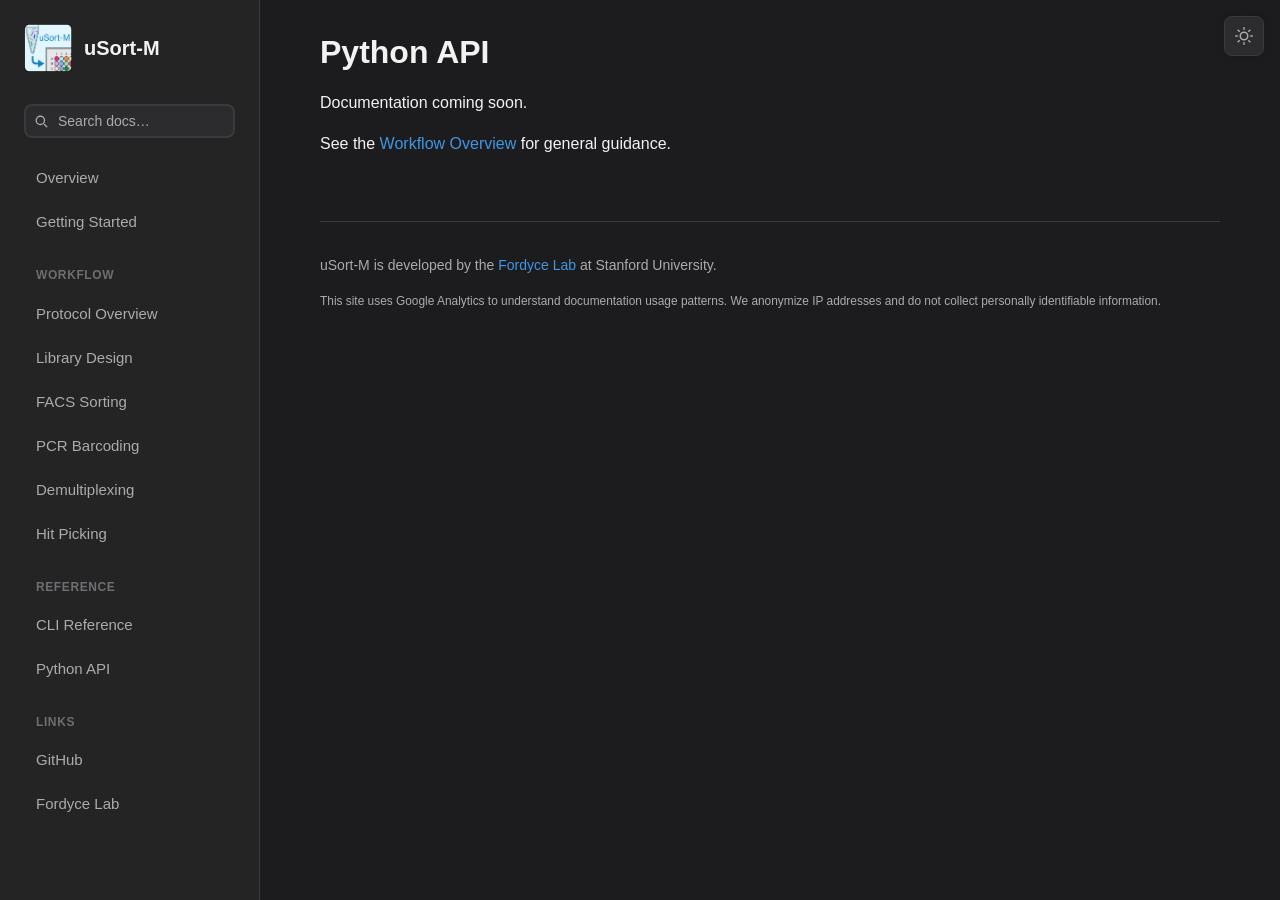
<file: docs/api.html>
<!DOCTYPE html>
<html lang="en">
<head>
  <meta charset="UTF-8">
  <meta name="viewport" content="width=device-width, initial-scale=1.0">
  <title>Python API - uSort-M</title>

  <!-- Google Analytics -->
  <script async src="https://www.googletagmanager.com/gtag/js?id=G-GT0D649KGB"></script>
  <script>
    window.dataLayer = window.dataLayer || [];
    function gtag(){dataLayer.push(arguments);}
    gtag('js', new Date());
    gtag('config', 'G-GT0D649KGB', {
      'anonymize_ip': true,
      'allow_google_signals': false,
      'allow_ad_personalization_signals': false
    });
  </script>

  <!-- Apply theme immediately to prevent flash -->
  <script>
    (function() {
      const savedTheme = localStorage.getItem('theme');
      const prefersDark = window.matchMedia('(prefers-color-scheme: dark)').matches;
      const hour = new Date().getHours();
      const isNight = hour >= 20 || hour < 7;
      const theme = savedTheme || (prefersDark || isNight ? 'dark' : 'light');
      document.documentElement.setAttribute('data-theme', theme);
    })();
  </script>
  <!-- Critical CSS for instant theme application -->
  <style>
    :root {
      --color-bg: #fafafa;
      --color-sidebar: #f5f5f5;
      --color-text: #333;
      --color-card-bg: white;
      --color-border: #e5e5e5;
    }
    [data-theme="dark"] {
      --color-bg: #1c1c1e;
      --color-sidebar: #242424;
      --color-text: #f2f2f2;
      --color-card-bg: #2c2c2e;
      --color-border: #3a3a3c;
    }
    html, body {
      margin: 0;
      padding: 0;
      background: var(--color-bg);
      color: var(--color-text);
    }
    .sidebar {
      background: var(--color-sidebar);
    }
    /* Page transition - only animate main content */
    .main {
      animation: fadeIn 0.25s ease-out;
    }
    @keyframes fadeIn {
      from { opacity: 0; transform: translateY(8px); }
      to { opacity: 1; transform: translateY(0); }
    }
  </style>

  <link rel="stylesheet" href="style.css">
  <link rel="icon" href="images/Thumbnail.png" type="image/png">
</head>
<body>
  <div class="layout">
    <nav class="sidebar">
      <a href="index.html" class="sidebar-header">
        <img src="images/Thumbnail.png" alt="uSort-M">
        <h1>uSort-M</h1>
      </a>
      <div class="sidebar-search" id="site-search-wrapper">
        <div class="search-input-wrap">
          <svg class="search-icon" viewBox="0 0 20 20" fill="none" aria-hidden="true">
            <circle cx="8.5" cy="8.5" r="5.5" stroke="currentColor" stroke-width="1.8"/>
            <path d="M14 14l3 3" stroke="currentColor" stroke-width="1.8" stroke-linecap="round"/>
          </svg>
          <input type="text" id="site-search-input" placeholder="Search docs…" autocomplete="off" spellcheck="false" aria-label="Search documentation">
        </div>
        <div class="search-results" id="site-search-results"></div>
      </div>
      <ul class="sidebar-nav">
        <li><a href="index.html">Overview</a></li>
        <li><a href="getting-started.html">Getting Started</a></li>
      </ul>
      <div class="sidebar-section">Workflow</div>
      <ul class="sidebar-nav">
        <li><a href="workflow.html">Protocol Overview</a></li>
        <li><a href="library-design.html">Library Design</a></li>
        <li><a href="sorting.html">FACS Sorting</a></li>
        <li><a href="barcoding.html">PCR Barcoding</a></li>
        <li><a href="demultiplexing.html">Demultiplexing</a></li>
        <li><a href="hitpicking.html">Hit Picking</a></li>
      </ul>
      <div class="sidebar-section">Reference</div>
      <ul class="sidebar-nav">
        <li><a href="cli.html">CLI Reference</a></li>
        <li><a href="api.html">Python API</a></li>
      </ul>
      <div class="sidebar-section">Links</div>
      <ul class="sidebar-nav">
        <li><a href="https://github.com/FordyceLab/usortm" target="_blank">GitHub</a></li>
        <li><a href="https://www.fordycelab.com" target="_blank">Fordyce Lab</a></li>
      </ul>
    </nav>
    <!-- Theme toggle -->
    <div class="theme-toggle" onclick="toggleTheme()">
      <span class="theme-toggle-icon" id="theme-icon">
        <svg class="theme-svg" id="icon-moon" viewBox="0 0 24 24"><path d="M21 12.79A9 9 0 1 1 11.21 3 7 7 0 0 0 21 12.79z"></path></svg>
        <svg class="theme-svg" id="icon-sun" viewBox="0 0 24 24" style="display:none"><circle cx="12" cy="12" r="5"></circle><line x1="12" y1="1" x2="12" y2="3"></line><line x1="12" y1="21" x2="12" y2="23"></line><line x1="4.22" y1="4.22" x2="5.64" y2="5.64"></line><line x1="18.36" y1="18.36" x2="19.78" y2="19.78"></line><line x1="1" y1="12" x2="3" y2="12"></line><line x1="21" y1="12" x2="23" y2="12"></line><line x1="4.22" y1="19.78" x2="5.64" y2="18.36"></line><line x1="18.36" y1="5.64" x2="19.78" y2="4.22"></line></svg>
      </span>
    </div>
    <main class="main">
      <div class="content">
        <h1>Python API</h1>
        <p>Documentation coming soon.</p>
        <p>See the <a href="workflow.html">Workflow Overview</a> for general guidance.</p>
        <footer class="footer">
          <p>uSort-M is developed by the <a href="https://www.fordycelab.com">Fordyce Lab</a> at Stanford University.</p>
          <p style="font-size: 0.85em; color: var(--color-text-muted); margin-top: 0.5rem;">
            This site uses Google Analytics to understand documentation usage patterns. We anonymize IP addresses and do not collect personally identifiable information.
          </p>
        </footer>
      </div>
    </main>
  </div>

  <!-- Theme toggle script -->
  <script>
    function toggleTheme() {
      const html = document.documentElement;
      const currentTheme = html.getAttribute('data-theme');
      const newTheme = currentTheme === 'dark' ? 'light' : 'dark';

      html.setAttribute('data-theme', newTheme);
      localStorage.setItem('theme', newTheme);

      updateThemeUI(newTheme);
    }

    function updateThemeUI(theme) {
      const moon = document.getElementById('icon-moon');
      const sun = document.getElementById('icon-sun');

      if (theme === 'dark') {
        moon.style.display = 'none';
        sun.style.display = 'block';
      } else {
        moon.style.display = 'block';
        sun.style.display = 'none';
      }
    }

    // Initialize theme on page load
    (function() {
      const savedTheme = localStorage.getItem('theme');
      const prefersDark = window.matchMedia('(prefers-color-scheme: dark)').matches;
      const hour = new Date().getHours();
      const isNight = hour >= 20 || hour < 7;
      const theme = savedTheme || (prefersDark || isNight ? 'dark' : 'light');

      document.documentElement.setAttribute('data-theme', theme);
      updateThemeUI(theme);
    })();
  </script>
  <script src="search.js"></script>
</body>
</html>
</file>
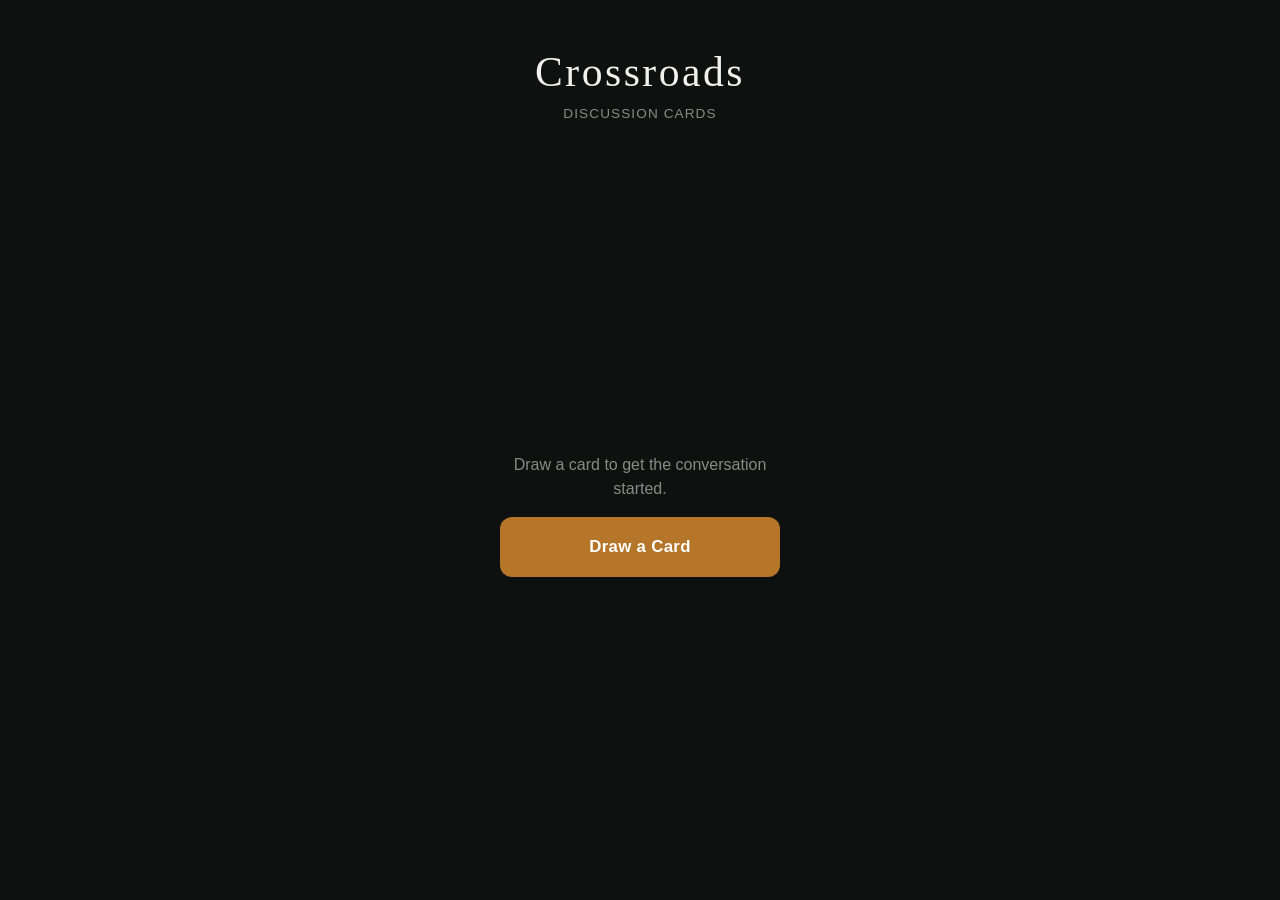
<file: docs/crossroads.html>
<!DOCTYPE html>
<html lang="en">
<head>
  <meta charset="UTF-8" />
  <meta name="viewport" content="width=device-width, initial-scale=1.0" />
  <title>Crossroads</title>
  <style>
    /* ── Reset & Base ─────────────────────────────────────── */
    *, *::before, *::after { box-sizing: border-box; margin: 0; padding: 0; }

    :root {
      --bg:        #0F1110;
      --text:      #F2F1EE;
      --text-muted:#8A8A84;
      --card-bg:   #FFFFFF;
      --card-text: #1A1D1B;
      --amber:     #B5762A;
      --amber-dark:#8F5A1A;
      --green:     #2E7D5B;
      --radius:    16px;
    }

    html, body {
      height: 100%;
      background: var(--bg);
      color: var(--text);
      font-family: -apple-system, BlinkMacSystemFont, "Segoe UI", Helvetica, Arial, sans-serif;
      -webkit-font-smoothing: antialiased;
    }

    body {
      display: flex;
      flex-direction: column;
      align-items: center;
      min-height: 100vh;
      padding: 0 0 env(safe-area-inset-bottom, 0);
    }

    /* ── Header ───────────────────────────────────────────── */
    header {
      width: 100%;
      max-width: 480px;
      padding: 48px 24px 0;
      text-align: center;
    }

    h1 {
      font-family: Georgia, "Times New Roman", serif;
      font-size: clamp(2rem, 8vw, 2.6rem);
      font-weight: normal;
      letter-spacing: 0.06em;
      color: var(--text);
    }

    .subtitle {
      margin-top: 10px;
      font-size: 0.85rem;
      letter-spacing: 0.08em;
      text-transform: uppercase;
      color: var(--text-muted);
    }

    /* ── Main stage ───────────────────────────────────────── */
    main {
      flex: 1;
      display: flex;
      flex-direction: column;
      align-items: center;
      justify-content: center;
      width: 100%;
      max-width: 480px;
      padding: 32px 20px 24px;
      gap: 28px;
    }

    /* ── Idle state ───────────────────────────────────────── */
    #idle-view {
      display: flex;
      flex-direction: column;
      align-items: center;
      gap: 16px;
      text-align: center;
    }

    .idle-label {
      font-size: 1rem;
      color: var(--text-muted);
      line-height: 1.5;
      max-width: 280px;
    }

    /* ── Card ─────────────────────────────────────────────── */
    #card-view {
      display: none;
      flex-direction: column;
      align-items: center;
      gap: 24px;
      width: 100%;
    }

    .card {
      background: var(--card-bg);
      border-radius: var(--radius);
      padding: 32px 28px;
      width: 100%;
      box-shadow: 0 8px 40px rgba(0,0,0,0.45);

      /* Animation */
      opacity: 0;
      transform: translateY(18px);
      transition: opacity 0.35s ease, transform 0.35s ease;
    }

    .card.visible {
      opacity: 1;
      transform: translateY(0);
    }

    .card-number {
      font-size: 0.72rem;
      letter-spacing: 0.1em;
      text-transform: uppercase;
      color: var(--amber);
      margin-bottom: 16px;
    }

    .card-text {
      font-family: Georgia, "Times New Roman", serif;
      font-size: clamp(1.05rem, 4.5vw, 1.2rem);
      line-height: 1.7;
      color: var(--card-text);
    }

    /* ── Counter ──────────────────────────────────────────── */
    .counter {
      font-size: 0.8rem;
      letter-spacing: 0.07em;
      color: var(--text-muted);
      text-transform: uppercase;
    }

    /* ── Buttons ──────────────────────────────────────────── */
    .btn-row {
      display: flex;
      gap: 12px;
      width: 100%;
    }

    .btn {
      flex: 1;
      display: inline-flex;
      align-items: center;
      justify-content: center;
      border: none;
      border-radius: 12px;
      font-size: 1rem;
      font-weight: 600;
      letter-spacing: 0.02em;
      cursor: pointer;
      padding: 18px 12px;
      transition: background 0.15s ease, transform 0.1s ease, opacity 0.15s;
      -webkit-tap-highlight-color: transparent;
      touch-action: manipulation;
      min-height: 58px;
    }

    .btn:active { transform: scale(0.97); }

    .btn-primary {
      background: var(--amber);
      color: #fff;
    }
    .btn-primary:hover { background: var(--amber-dark); }

    .btn-secondary {
      background: rgba(242,241,238,0.08);
      color: var(--text-muted);
      border: 1px solid rgba(242,241,238,0.12);
    }
    .btn-secondary:hover { background: rgba(242,241,238,0.13); }

    .btn-draw {
      font-size: 1.05rem;
      padding: 20px 40px;
      flex: none;
      width: 100%;
      max-width: 320px;
    }

    /* ── Reshuffled toast ─────────────────────────────────── */
    #reshuffle-toast {
      position: fixed;
      bottom: calc(32px + env(safe-area-inset-bottom, 0));
      left: 50%;
      transform: translateX(-50%) translateY(12px);
      background: var(--green);
      color: #fff;
      font-size: 0.82rem;
      font-weight: 600;
      letter-spacing: 0.06em;
      text-transform: uppercase;
      padding: 10px 22px;
      border-radius: 100px;
      opacity: 0;
      pointer-events: none;
      transition: opacity 0.3s ease, transform 0.3s ease;
      white-space: nowrap;
    }

    #reshuffle-toast.show {
      opacity: 1;
      transform: translateX(-50%) translateY(0);
    }

    /* ── Error state ──────────────────────────────────────── */
    #error-view {
      display: none;
      flex-direction: column;
      align-items: center;
      gap: 12px;
      text-align: center;
      padding: 0 8px;
    }

    .error-title {
      font-family: Georgia, serif;
      font-size: 1.1rem;
      color: #c0392b;
    }

    .error-body {
      font-size: 0.9rem;
      color: var(--text-muted);
      line-height: 1.6;
    }

    code {
      font-family: "SF Mono", "Fira Code", monospace;
      background: rgba(255,255,255,0.08);
      padding: 2px 6px;
      border-radius: 4px;
      font-size: 0.82rem;
    }
  </style>
</head>
<body>

  <header>
    <h1>Crossroads</h1>
    <p class="subtitle">Discussion cards</p>
  </header>

  <main>

    <!-- Idle: first draw -->
    <div id="idle-view">
      <p class="idle-label">Draw a card to get the conversation started.</p>
      <button class="btn btn-primary btn-draw" id="draw-btn">Draw a Card</button>
    </div>

    <!-- Card view -->
    <div id="card-view">
      <div class="card" id="card-container">
        <div class="card-number" id="card-number"></div>
        <p class="card-text" id="card-text"></p>
      </div>

      <div class="counter" id="counter"></div>

      <div class="btn-row">
        <button class="btn btn-secondary" id="skip-btn">Skip</button>
        <button class="btn btn-primary" id="next-btn">Next Card</button>
      </div>
    </div>

    <!-- Error view -->
    <div id="error-view">
      <p class="error-title">Couldn't load cards</p>
      <p class="error-body">
        Make sure <code>cards.json</code> is in the same folder as this page,
        and that you're serving it over HTTP (not opening the file directly).
      </p>
    </div>

  </main>

  <!-- Reshuffle toast -->
  <div id="reshuffle-toast">Deck reshuffled</div>

  <script>
    // ── State keys ──────────────────────────────────────────
    const STORAGE_KEY_REMAINING = 'crossroads_remaining';
    const STORAGE_KEY_TOTAL     = 'crossroads_total';

    // ── DOM refs ────────────────────────────────────────────
    const idleView      = document.getElementById('idle-view');
    const cardView      = document.getElementById('card-view');
    const errorView     = document.getElementById('error-view');
    const cardContainer = document.getElementById('card-container');
    const cardNumber    = document.getElementById('card-number');
    const cardText      = document.getElementById('card-text');
    const counter       = document.getElementById('counter');
    const drawBtn       = document.getElementById('draw-btn');
    const nextBtn       = document.getElementById('next-btn');
    const skipBtn       = document.getElementById('skip-btn');
    const reshuffleToast= document.getElementById('reshuffle-toast');

    // ── App state ───────────────────────────────────────────
    let allCards = [];
    let remaining = [];

    // ── Helpers ─────────────────────────────────────────────
    function shuffle(arr) {
      const a = [...arr];
      for (let i = a.length - 1; i > 0; i--) {
        const j = Math.floor(Math.random() * (i + 1));
        [a[i], a[j]] = [a[j], a[i]];
      }
      return a;
    }

    function saveState() {
      localStorage.setItem(STORAGE_KEY_REMAINING, JSON.stringify(remaining));
      localStorage.setItem(STORAGE_KEY_TOTAL, allCards.length.toString());
    }

    function loadState() {
      const savedTotal = parseInt(localStorage.getItem(STORAGE_KEY_TOTAL) || '0', 10);
      const savedRemaining = JSON.parse(localStorage.getItem(STORAGE_KEY_REMAINING) || 'null');

      // Only restore if the deck size matches (guards against stale data)
      if (savedRemaining && savedTotal === allCards.length && savedRemaining.length > 0) {
        remaining = savedRemaining;
      } else {
        remaining = shuffle(allCards.map(c => c.id));
        saveState();
      }
    }

    function showToast(msg) {
      reshuffleToast.textContent = msg;
      reshuffleToast.classList.add('show');
      setTimeout(() => reshuffleToast.classList.remove('show'), 2200);
    }

    function drawCard() {
      let reshuffled = false;

      if (remaining.length === 0) {
        remaining = shuffle(allCards.map(c => c.id));
        reshuffled = true;
      }

      const id   = remaining.shift();
      const card = allCards.find(c => c.id === id);
      saveState();

      // Populate card
      const cardIndex = allCards.findIndex(c => c.id === id) + 1;
      cardNumber.textContent = `Card ${cardIndex} of ${allCards.length}`;
      cardText.textContent   = card.text;
      counter.textContent    = `${remaining.length} of ${allCards.length} remaining`;

      // Animate
      cardContainer.classList.remove('visible');
      requestAnimationFrame(() => {
        requestAnimationFrame(() => {
          cardContainer.classList.add('visible');
        });
      });

      // Show/hide views
      idleView.style.display  = 'none';
      cardView.style.display  = 'flex';

      if (reshuffled) showToast('Deck reshuffled ↺');
    }

    function showError() {
      idleView.style.display  = 'none';
      cardView.style.display  = 'none';
      errorView.style.display = 'flex';
    }

    // ── Event listeners ─────────────────────────────────────
    drawBtn.addEventListener('click', drawCard);
    nextBtn.addEventListener('click', drawCard);
    skipBtn.addEventListener('click', drawCard);

    // ── Init ────────────────────────────────────────────────
    (async function init() {
      try {
        const res  = await fetch('cards.json');
        if (!res.ok) throw new Error(`HTTP ${res.status}`);
        const data = await res.json();

        if (!data.cards || !Array.isArray(data.cards) || data.cards.length === 0) {
          throw new Error('Invalid card data');
        }

        allCards = data.cards;
        loadState();

        // If state had cards drawn already, go straight to card view
        // but don't auto-draw — let user choose when to start
      } catch (err) {
        console.error('Crossroads: failed to load cards.json', err);
        showError();
      }
    })();
  </script>

</body>
</html>
</file>
<file: docs/style.css>
/* uSort-M Documentation Stylesheet */

:root {
  /* Light mode (default) */
  --color-bg: #fafafa;
  --color-sidebar: #f5f5f5;
  --color-border: #e5e5e5;
  --color-text: #333;
  --color-text-muted: #666;
  --color-text-light: #999;
  --color-link: #2563eb;
  --color-link-hover: #1d4ed8;
  --color-accent: #2563eb;
  --color-accent-light: #e0f2fe;
  --color-success: #059669;
  --color-success-light: #dcfce7;
  --color-success-dark: #166534;
  --color-warning: #d97706;
  --color-card-bg: white;
  --color-code-bg: #f6f8fa;
  --color-code-text: #24292f;
  --color-code-border: #d0d7de;
  --sidebar-width: 260px;
  --content-max-width: 900px;
  --font-sans: -apple-system, BlinkMacSystemFont, "Segoe UI", Roboto, "Helvetica Neue", Arial, sans-serif;
  --font-mono: "SF Mono", Monaco, "Cascadia Code", "Roboto Mono", Consolas, monospace;
  --color-table-header: #f0f3f7;
  --color-table-border: #d0d5dd;
  --color-table-stripe: #f6f8fa;
  --color-table-hover: #eef2f7;
  --method-img-filter: none;
}

/* Dark mode */
[data-theme="dark"] {
  --color-bg: #1c1c1e;
  --color-sidebar: #242424;
  --color-border: #3a3a3c;
  --color-text: #f2f2f2;
  --color-text-muted: #ababab;
  --color-text-light: #6e6e73;
  --color-link: #4096e3;
  --color-link-hover: #5babf0;
  --color-accent: #4096e3;
  --color-accent-light: #1a2d45;
  --color-success: #34d399;
  --color-success-light: #86efac;
  --color-success-dark: #14532d;
  --color-card-bg: #2c2c2e;
  --color-code-bg: #161617;
  --color-code-text: #e0e0e0;
  --color-code-border: #3a3a3c;
  --color-table-header: #323234;
  --color-table-border: #4a4a4e;
  --color-table-stripe: #242424;
  --color-table-hover: #363638;
  --method-img-filter: invert(0.88) hue-rotate(180deg);
}

* {
  box-sizing: border-box;
}

html, body {
  margin: 0;
  padding: 0;
  font-family: var(--font-sans);
  font-size: 16px;
  line-height: 1.6;
  color: var(--color-text);
  background: var(--color-bg);
  transition: background-color 0.2s ease-in-out, color 0.2s ease-in-out;
}

/* Theme transitions: keep the universal selector so every text/bg/border
   animates smoothly on theme flip, but limit to the three cheap properties
   (background-color, color, border-color). Heavier properties (box-shadow,
   fill, stroke) are transitioned only on the handful of elements that
   actually need them, declared below. */
*, *::before, *::after {
  transition: background-color 0.2s ease-in-out,
              color 0.2s ease-in-out,
              border-color 0.2s ease-in-out;
}

.btn,
.theme-toggle,
.theme-svg,
pre,
.callout,
.feature-card,
.result-card,
.cost-chart {
  transition: background-color 0.2s ease-in-out,
              color 0.2s ease-in-out,
              border-color 0.2s ease-in-out,
              box-shadow 0.2s ease-in-out,
              fill 0.2s ease-in-out,
              stroke 0.2s ease-in-out;
}

/* Layout */
.layout {
  display: flex;
  min-height: 100vh;
}

/* Sidebar */
.sidebar {
  width: var(--sidebar-width);
  background: var(--color-sidebar);
  border-right: 1px solid var(--color-border);
  position: fixed;
  top: 0;
  left: 0;
  height: 100vh;
  overflow-y: auto;
  padding: 1.5rem;
  z-index: 100;
}

.sidebar-header {
  display: flex;
  align-items: center;
  gap: 0.75rem;
  margin-bottom: 2rem;
  text-decoration: none;
  color: var(--color-text);
}

.sidebar-header img {
  width: 48px;
  height: 48px;
}

.sidebar-header h1 {
  font-size: 1.25rem;
  font-weight: 600;
  margin: 0;
}

.sidebar-nav {
  list-style: none;
  padding: 0;
  margin: 0;
}

.sidebar-nav li {
  margin-bottom: 0.25rem;
}

.sidebar-nav a {
  display: block;
  padding: 0.5rem 0.75rem;
  color: var(--color-text-muted);
  text-decoration: none;
  border-radius: 6px;
  font-size: 0.9375rem;
  transition: background 0.15s, color 0.15s;
}

.sidebar-nav a:hover {
  background: var(--color-border);
  color: var(--color-text);
}

.sidebar-nav a.active {
  background: var(--color-card-bg);
  color: var(--color-text);
  font-weight: 500;
  box-shadow: 0 1px 3px rgba(0,0,0,0.08);
}

.sidebar-section {
  font-size: 0.75rem;
  font-weight: 600;
  text-transform: uppercase;
  letter-spacing: 0.05em;
  color: var(--color-text-light);
  margin: 1.5rem 0 0.5rem 0.75rem;
}

/* Mobile nav toggle — hidden on desktop */
.nav-toggle {
  display: none;
}

/* Sidebar search */
.sidebar-search {
  position: relative;
  margin: 0 0 1.25rem;
}

.search-input-wrap {
  position: relative;
  display: flex;
  align-items: center;
}

.search-icon {
  position: absolute;
  left: 0.6rem;
  width: 15px;
  height: 15px;
  color: var(--color-text-muted);
  pointer-events: none;
  flex-shrink: 0;
  transition: color 0.15s;
}

#site-search-input {
  width: 100%;
  padding: 0.45rem 0.6rem 0.45rem 2rem;
  border: 2px solid var(--color-border);
  border-radius: 8px;
  background: var(--color-card-bg);
  color: var(--color-text);
  font-size: 0.875rem;
  font-family: var(--font-sans);
  box-sizing: border-box;
  /* Extends (doesn't replace) the universal bg/color/border transition. */
  transition: background-color 0.2s ease-in-out,
              color 0.2s ease-in-out,
              border-color 0.2s,
              box-shadow 0.2s;
  outline: none;
}

#site-search-input::placeholder {
  color: var(--color-text-muted);
}

.search-input-wrap:focus-within .search-icon {
  color: #4096E3;
}

#site-search-input:focus {
  border-color: #4096E3;
  box-shadow: 0 0 0 3px rgba(64, 150, 227, 0.15);
}

.search-results {
  display: none;
  position: absolute;
  top: calc(100% + 4px);
  left: 0;
  right: 0;
  background: var(--color-card-bg);
  border: 1px solid var(--color-border);
  border-radius: 8px;
  box-shadow: 0 4px 16px rgba(0, 0, 0, 0.12);
  z-index: 200;
  overflow: hidden;
  animation: searchFadeIn 0.12s ease-out;
}

@keyframes searchFadeIn {
  from { opacity: 0; transform: translateY(-4px); }
  to   { opacity: 1; transform: translateY(0); }
}

.search-result-item {
  display: flex;
  flex-direction: column;
  gap: 1px;
  padding: 0.5rem 0.75rem;
  text-decoration: none;
  color: var(--color-text);
  border-bottom: 1px solid var(--color-border);
  transition: background 0.1s;
}

.search-result-item:last-child {
  border-bottom: none;
}

.search-result-item:hover,
.search-result-item.active {
  background: rgba(64, 150, 227, 0.08);
}

.search-result-page {
  font-size: 0.7rem;
  font-weight: 600;
  text-transform: uppercase;
  letter-spacing: 0.05em;
  color: #4096E3;
  line-height: 1.2;
}

.search-result-title {
  font-size: 0.85rem;
  color: var(--color-text);
  line-height: 1.3;
}

/* Single-line preview of the matched passage, with each term highlighted.
   Overflow is truncated with an ellipsis so the dropdown stays compact. */
.search-result-snippet {
  font-size: 0.75rem;
  color: var(--color-text-muted);
  line-height: 1.35;
  margin-top: 2px;
  white-space: nowrap;
  overflow: hidden;
  text-overflow: ellipsis;
}

.search-result-title mark,
.search-result-snippet mark {
  background: var(--color-accent-light);
  color: var(--color-accent);
  padding: 0 2px;
  border-radius: 2px;
  font-weight: 600;
}

.search-loading,
.search-empty {
  display: flex;
  align-items: center;
  gap: 0.5rem;
  padding: 0.6rem 0.75rem;
  font-size: 0.85rem;
  color: var(--color-text-muted);
}

.search-spinner {
  width: 12px;
  height: 12px;
  border: 2px solid var(--color-border);
  border-top-color: #4096E3;
  border-radius: 50%;
  animation: spin 0.6s linear infinite;
  flex-shrink: 0;
}

@keyframes spin {
  to { transform: rotate(360deg); }
}

/* Theme toggle - positioned at top right */
.theme-toggle {
  position: fixed;
  top: 1rem;
  right: 1rem;
  z-index: 1000;
  display: flex;
  align-items: center;
  justify-content: center;
  width: 40px;
  height: 40px;
  cursor: pointer;
  background: var(--color-card-bg);
  border: 1px solid var(--color-border);
  border-radius: 8px;
  transition: background 0.2s, border-color 0.2s, transform 0.1s;
  box-shadow: 0 2px 8px rgba(0,0,0,0.1);
}

.theme-toggle:hover {
  background: var(--color-sidebar);
  transform: scale(1.05);
}

.theme-toggle-icon {
  display: flex;
  align-items: center;
  justify-content: center;
}

.theme-svg {
  width: 18px;
  height: 18px;
  stroke: var(--color-text-muted);
  fill: none;
  stroke-width: 2;
  stroke-linecap: round;
  stroke-linejoin: round;
}

/* Hide theme label - icon only */
#theme-label {
  display: none;
}

/* Main content */
.main {
  flex: 1;
  /* A flex item defaults to min-width:auto and will not shrink below its own
     content. The sidebar is position:fixed, so it leaves the flex flow and
     .main overhung the viewport between the 900px sidebar breakpoint and
     ~1256px, scrolling the whole page sideways. */
  min-width: 0;
  margin-left: var(--sidebar-width);
  padding: 2rem 3rem;
}

.content {
  max-width: var(--content-max-width);
  margin: 0 auto;
  animation: fadeIn 0.3s ease-in-out;
  overflow-wrap: break-word;
  word-break: break-word;
}

/* Smooth page load animation */
@keyframes fadeIn {
  from {
    opacity: 0;
    transform: translateY(10px);
  }
  to {
    opacity: 1;
    transform: translateY(0);
  }
}

/* Typography */
h1, h2, h3, h4 {
  font-weight: 600;
  line-height: 1.3;
  margin-top: 2rem;
  margin-bottom: 1rem;
  border: none;
  border-bottom: none;
}

h1 { font-size: 2rem; margin-top: 0; }
h2 { font-size: 1.5rem; }
h3 { font-size: 1.25rem; }
h4 { font-size: 1rem; }

/* Ensure sections don't add borders */
section {
  border: none;
  border-bottom: none;
}

p {
  margin: 0 0 1rem;
}

a {
  color: var(--color-link);
  text-decoration: none;
}

a:hover {
  text-decoration: underline;
}

/* Hero section */
.hero {
  display: flex;
  align-items: flex-start;
  gap: 2rem;
  margin-bottom: 2rem;
  padding-bottom: 2rem;
  border-bottom: 1px solid var(--color-border);
}

.hero-image {
  width: 200px;
  flex-shrink: 0;
}

.hero-image img {
  width: 100%;
  height: auto;
}

.hero-content h1 {
  margin-bottom: 0.5rem;
}

.hero-content .tagline {
  font-size: 1.25rem;
  color: var(--color-text-muted);
  margin-bottom: 1rem;
}

/* Method overview figure */
.method-figure {
  margin: 2rem 0;
  text-align: center;
}

.method-figure img {
  max-width: 75%;
  height: auto;
  border: none;
  border-radius: 8px;
  filter: var(--method-img-filter);
  will-change: filter;
}

.method-figure figcaption {
  margin-top: 0.75rem;
  font-size: 0.875rem;
  color: var(--color-text-muted);
}

/* Input sentence styling */
.input-sentence {
  font-size: 1.25rem;
  line-height: 2.5;
  margin: 2rem 0;
}

/* "What will it cost?" sentence — uses &nbsp; to bind each input
   to its surrounding word so values never orphan, while letting the rest wrap
   at natural word boundaries. */
.input-sentence--cost {
  text-align: center;
  line-height: 1.9;
  margin: 1rem 0 0.25rem;
}

.input-sentence .inline-input {
  display: inline-block;
  vertical-align: baseline;
}

.input-sentence input[type="number"] {
  width: 88px;
  padding: 0.4rem 0.5rem;
  font-size: 1.35rem;
  font-weight: 600;
  text-align: center;
  border: 2px solid var(--color-border);
  border-radius: 6px;
  background: var(--color-card-bg);
  color: var(--color-accent);
  transition: border-color 0.15s, background 0.3s;
  /* Hide spinner on Firefox; let Chrome/Safari show them subtly */
  -moz-appearance: textfield;
}
.input-sentence input[type="number"]::-webkit-outer-spin-button,
.input-sentence input[type="number"]::-webkit-inner-spin-button {
  opacity: 0.6;
}

.input-sentence input[type="number"]:focus {
  outline: none;
  border-color: var(--color-accent);
}

/* Cost visualization container */
.cost-chart {
  margin: 2rem 0;
  padding: 1.5rem;
  background: var(--color-card-bg);
  border: 1px solid var(--color-border);
  border-radius: 8px;
}

/* Results panel */
.results-panel {
  display: grid;
  grid-template-columns: repeat(auto-fit, minmax(200px, 1fr));
  gap: 1rem;
  margin: 1.5rem 0;
}

.result-card {
  background: var(--color-card-bg);
  border: 1px solid var(--color-border);
  border-radius: 8px;
  padding: 1.25rem;
}

.result-card .label {
  font-size: 0.875rem;
  color: var(--color-text-muted);
  margin-bottom: 0.25rem;
}

.result-card .value {
  font-size: 1.75rem;
  font-weight: 600;
}

.result-card .value.accent {
  color: var(--color-accent);
}

.result-card .value.success {
  color: var(--color-success);
}

.result-card .subtext {
  font-size: 0.875rem;
  color: var(--color-text-muted);
  margin-top: 0.25rem;
}

/* Tables — GitHub-style with cell borders and alternating rows.
   `display: block` + `text-align: center` keeps narrow tables centered without
   breaking horizontal scroll on wide tables (flex + justify-content: center
   hides left columns behind the initial scroll position on mobile Safari). */
.table-wrapper {
  overflow-x: auto;
  display: block;
  text-align: center;
  margin-top: 1.5rem;
  margin-bottom: 1.5rem;
}

/* Scroll-fade indicators for wide tables.
   JS wraps each .table-wrapper in a .table-scroll-container
   and toggles can-scroll-left / can-scroll-right classes. */
.table-scroll-container {
  position: relative;
}

.table-scroll-container::before,
.table-scroll-container::after {
  content: '';
  position: absolute;
  top: 0;
  bottom: 0;
  width: 2rem;
  pointer-events: none;
  z-index: 1;
  opacity: 0;
  transition: opacity 0.25s ease;
}

.table-scroll-container::before {
  left: 0;
  background: linear-gradient(to right, var(--color-bg), transparent);
  border-radius: 6px 0 0 6px;
}

.table-scroll-container::after {
  right: 0;
  background: linear-gradient(to left, var(--color-bg), transparent);
  border-radius: 0 6px 6px 0;
}

.table-scroll-container.can-scroll-right::after { opacity: 1; }
.table-scroll-container.can-scroll-left::before { opacity: 1; }

table {
  width: auto;
  display: inline-block;
  text-align: left;
  border-collapse: separate;
  border-spacing: 0;
  font-size: 0.9375rem;
  border: 1px solid var(--color-table-border);
  border-radius: 6px;
  overflow: hidden;
}

th, td {
  text-align: left;
  padding: 0.5rem 0.75rem;
  border-right: 1px solid var(--color-table-border);
  border-bottom: 1px solid var(--color-table-border);
  /* Don't inherit the content-wide `word-break: break-word` — shattering
     code identifiers (e.g. `demux` → `dem\nux`) makes CLI tables unreadable
     on narrow screens. The wrapper's `overflow-x: auto` handles wide tables. */
  word-break: normal;
  overflow-wrap: normal;
}

th:last-child, td:last-child {
  border-right: none;
}

tr:last-child td {
  border-bottom: none;
}

thead tr:last-child th {
  border-bottom: 2px solid var(--color-table-border);
}

th {
  font-weight: 600;
  background: var(--color-table-header);
  color: var(--color-text);
}

tbody tr {
  background: var(--color-card-bg);
}

tr:hover td {
  background: var(--color-table-hover);
}

/* Code blocks - darker grey theme */
code {
  font-family: var(--font-mono);
  font-size: 0.875em;
  background: var(--color-code-bg);
  color: var(--color-code-text);
  padding: 0.2rem 0.4rem;
  border-radius: 4px;
}

pre {
  background: var(--color-code-bg);
  color: var(--color-code-text);
  padding: 1.25rem 1.5rem;
  border-radius: 6px;
  overflow-x: auto;
  font-size: 0.9rem;
  line-height: 1.6;
  border: 1px solid var(--color-code-border);
  position: relative;
  max-width: 100%;
}

/* Add subtle shadow for light mode */
:root pre {
  box-shadow: 0 1px 3px rgba(0, 0, 0, 0.12), 0 1px 2px rgba(0, 0, 0, 0.08);
}

[data-theme="dark"] pre {
  box-shadow: none;
}

pre code {
  background: none;
  padding: 0;
  color: inherit;
}

/* Syntax highlighting colors - Light mode (GitHub-inspired) */
:root pre .hljs-comment, :root pre .hljs-quote { color: #6e7781; }
:root pre .hljs-keyword, :root pre .hljs-selector-tag { color: #cf222e; }
:root pre .hljs-string, :root pre .hljs-doctag { color: #0a3069; }
:root pre .hljs-number, :root pre .hljs-literal { color: #0550ae; }
:root pre .hljs-built_in, :root pre .hljs-type { color: #953800; }
:root pre .hljs-function .hljs-title { color: #8250df; }
:root pre .hljs-variable, :root pre .hljs-attr { color: #0550ae; }
:root pre .hljs-params { color: #24292f; }
:root pre .hljs-meta { color: #8250df; }

/* Syntax highlighting colors - Dark mode (GitHub-inspired) */
[data-theme="dark"] pre .hljs-comment, [data-theme="dark"] pre .hljs-quote { color: #8b949e; }
[data-theme="dark"] pre .hljs-keyword, [data-theme="dark"] pre .hljs-selector-tag { color: #ff7b72; }
[data-theme="dark"] pre .hljs-string, [data-theme="dark"] pre .hljs-doctag { color: #a5d6ff; }
[data-theme="dark"] pre .hljs-number, [data-theme="dark"] pre .hljs-literal { color: #79c0ff; }
[data-theme="dark"] pre .hljs-built_in, [data-theme="dark"] pre .hljs-type { color: #ffa657; }
[data-theme="dark"] pre .hljs-function .hljs-title { color: #d2a8ff; }
[data-theme="dark"] pre .hljs-variable, [data-theme="dark"] pre .hljs-attr { color: #79c0ff; }
[data-theme="dark"] pre .hljs-params { color: #c9d1d9; }
[data-theme="dark"] pre .hljs-meta { color: #d2a8ff; }

/* Override any highlight.js default backgrounds and ensure proper text rendering */
pre .hljs,
pre [class*="hljs-"] {
  background: none !important;
  padding: 0;
  margin: 0;
}

/* Copy button for code blocks */
.code-copy-btn {
  position: absolute;
  top: 0.5rem;
  right: 0.5rem;
  padding: 0.375rem 0.75rem;
  font-size: 0.75rem;
  font-weight: 500;
  color: var(--color-text-muted);
  background: var(--color-card-bg);
  border: 1px solid var(--color-border);
  border-radius: 4px;
  cursor: pointer;
  opacity: 0.3;
  transition: opacity 0.2s, background 0.2s, color 0.2s;
  font-family: var(--font-sans);
}

pre:hover .code-copy-btn {
  opacity: 1;
}

/* Touch devices don't fire :hover — keep the button visible and tap-sized. */
@media (hover: none) {
  .code-copy-btn {
    opacity: 1;
    padding: 0.5rem 0.85rem;
    font-size: 0.8125rem;
    min-height: 36px;
  }
}

.code-copy-btn:hover {
  background: var(--color-accent-light);
  color: var(--color-accent);
  border-color: var(--color-accent);
}

.code-copy-btn:active {
  transform: scale(0.95);
}

.code-copy-btn.copied {
  color: var(--color-success);
  border-color: var(--color-success);
}

/* Buttons */
.btn {
  display: inline-block;
  padding: 0.625rem 1.25rem;
  font-size: 0.9375rem;
  font-weight: 500;
  text-decoration: none;
  border-radius: 6px;
  transition: background 0.15s, transform 0.1s;
}

.btn:hover {
  text-decoration: none;
  transform: translateY(-1px);
}

.btn-primary {
  background: var(--color-accent);
  color: white;
}

.btn-primary:hover {
  background: var(--color-link-hover);
}

.btn-secondary {
  background: var(--color-sidebar);
  color: var(--color-text);
  border: 1px solid var(--color-border);
}

.btn-secondary:hover {
  background: var(--color-border);
}

/* Feature grid */
.feature-grid {
  display: grid;
  grid-template-columns: repeat(auto-fit, minmax(250px, 1fr));
  gap: 1.5rem;
  margin: 2rem 0;
}

.feature-card {
  background: var(--color-card-bg);
  border: 1px solid var(--color-border);
  border-radius: 8px;
  padding: 1.5rem;
}

.feature-card h3 {
  margin-top: 0;
  font-size: 1.125rem;
}

.feature-card p {
  margin-bottom: 0;
  color: var(--color-text-muted);
  font-size: 0.9375rem;
}

/* Timeline */
.timeline {
  margin: 1.5rem 0;
  padding-left: 1rem;
  border-left: 2px solid var(--color-border);
}

.timeline-item {
  position: relative;
  padding: 0 0 1.5rem 1.5rem;
}

.timeline-item:last-child {
  padding-bottom: 0;
}

.timeline-item::before {
  content: '';
  position: absolute;
  left: -0.5rem;
  top: 0.375rem;
  width: 0.75rem;
  height: 0.75rem;
  background: var(--color-accent);
  border-radius: 50%;
  border: 2px solid var(--color-bg);
}

.timeline-item .day {
  font-weight: 600;
  color: var(--color-text);
}

.timeline-item .task {
  color: var(--color-text-muted);
}

/* Callout/info boxes */
.callout {
  background: var(--color-accent-light);
  border-left: 4px solid var(--color-accent);
  border-radius: 6px;
  padding: 1rem 1.25rem;
  margin: 1.5rem 0;
  font-size: 0.9375rem;
}

.callout strong {
  color: var(--color-accent);
}

.callout code {
  background: var(--color-sidebar);
  color: var(--color-text);
  font-size: 0.875em;
}

/* Protocol step cards with auto-numbered badges */
.protocol-steps {
  margin: 1.5rem 0;
  counter-reset: protocol-step;
}

.protocol-step {
  counter-increment: protocol-step;
  position: relative;
  padding: 1.25rem 1.25rem 1.25rem 4.5rem;
  border: 1px solid var(--color-border);
  border-radius: 8px;
  margin-bottom: 0.75rem;
  background: var(--color-card-bg);
  display: grid;
  grid-template-columns: 1fr;
  gap: 1rem 1.75rem;
  align-items: start;
}

.protocol-step.has-tables {
  grid-template-columns: 1fr 1fr;
}

.protocol-step::before {
  content: counter(protocol-step);
  position: absolute;
  left: 1.15rem;
  top: 1.05rem;
  width: 2.25rem;
  height: 2.25rem;
  background: var(--color-accent);
  color: white;
  border-radius: 50%;
  font-weight: 700;
  font-size: 1.0625rem;
  text-align: center;
  line-height: 2.25rem;
}

.protocol-step h4 {
  margin-top: 0;
  margin-bottom: 0.6rem;
  font-size: 1rem;
  font-weight: 600;
}

.protocol-step-content > ol,
.protocol-step-content > ul {
  margin: 0;
  padding-left: 1.25rem;
}

.protocol-step li {
  margin-bottom: 0.35rem;
}

.protocol-step-tables .table-wrapper {
  margin-top: 0;
  margin-bottom: 0.75rem;
  text-align: left;
}

.protocol-step-tables .table-wrapper:last-child {
  margin-bottom: 0;
}

.protocol-step table {
  font-size: 0.875rem;
}

.protocol-step .callout {
  margin-top: 1rem;
  margin-bottom: 0;
}

/* Inline info tooltip — small warning badge with hover-revealed popover.
   Use inside a cell that lives in a .table-wrapper--overflow so the tip
   isn't clipped by the wrapper's overflow. */
.info-tip {
  display: inline-flex;
  align-items: center;
  justify-content: center;
  width: 15px;
  height: 15px;
  margin-left: 0.4em;
  border-radius: 50%;
  background: var(--color-warning);
  color: white;
  font-size: 0.68rem;
  font-weight: 700;
  font-style: normal;
  line-height: 1;
  cursor: help;
  position: relative;
  vertical-align: middle;
  user-select: none;
}

.info-tip-popover {
  position: absolute;
  bottom: calc(100% + 10px);
  left: 50%;
  width: 240px;
  padding: 0.65rem 0.8rem;
  transform: translateX(-50%) translateY(4px);
  background: var(--color-text);
  color: var(--color-bg);
  font-size: 0.8125rem;
  font-weight: 500;
  line-height: 1.45;
  text-align: left;
  border-radius: 6px;
  box-shadow: 0 6px 18px rgba(0, 0, 0, 0.22);
  opacity: 0;
  visibility: hidden;
  pointer-events: none;
  transition: opacity 0.15s ease, transform 0.15s ease, visibility 0.15s;
  z-index: 100;
  white-space: normal;
}

.info-tip-popover::after {
  content: "";
  position: absolute;
  top: 100%;
  left: 50%;
  transform: translateX(-50%);
  border: 6px solid transparent;
  border-top-color: var(--color-text);
}

.info-tip-popover strong {
  color: var(--color-warning);
  font-weight: 700;
}

.info-tip:hover .info-tip-popover,
.info-tip:focus .info-tip-popover,
.info-tip:focus-within .info-tip-popover {
  opacity: 1;
  visibility: visible;
  transform: translateX(-50%) translateY(0);
}

/* Opt-out of overflow clipping so .info-tip-popover can escape the table */
.table-wrapper--overflow {
  overflow: visible;
}

/* Footer */
.footer {
  margin-top: 4rem;
  padding-top: 2rem;
  border-top: 1px solid var(--color-border);
  font-size: 0.875rem;
  color: var(--color-text-muted);
}

/* Mobile responsive */
@media (max-width: 900px) {
  /* Collapsed topbar — header + always-visible search row (≈112px).
     Burying search behind the hamburger made it unfindable, so we keep
     the search input on-screen at all times on mobile. */
  .sidebar {
    width: 100%;
    position: fixed;
    height: auto;
    max-height: 112px;
    overflow: hidden;
    border-right: none;
    border-bottom: 1px solid var(--color-border);
    padding: 0;
    z-index: 90;
    /* Extends (doesn't replace) the universal bg/color/border transition
       so theme flips animate smoothly alongside the drawer expansion. */
    transition: max-height 0.28s cubic-bezier(0.4, 0, 0.2, 1),
                box-shadow 0.28s ease,
                background-color 0.2s ease-in-out,
                color 0.2s ease-in-out,
                border-color 0.2s ease-in-out;
  }

  /* Expanded — overlay over content */
  .sidebar.nav-open {
    max-height: 600px;
    overflow-y: auto;
    box-shadow: 0 8px 32px rgba(0, 0, 0, 0.22);
  }

  .sidebar-header {
    height: 58px;
    padding: 0 1rem;
    margin-bottom: 0;
    display: flex;
    align-items: center;
  }

  /* Nav content — always rendered, clipped by sidebar overflow when collapsed */
  .sidebar-search {
    padding: 0.75rem 1rem 0;
  }

  /* Search results need to escape the collapsed topbar's overflow: hidden. */
  .search-results {
    position: fixed;
    top: 112px;
    left: 1rem;
    right: 1rem;
  }

  .sidebar-nav {
    padding: 0 0.75rem;
  }

  .sidebar-nav li {
    margin-bottom: 0;
  }

  .sidebar-nav a {
    padding: 0.5rem 0.75rem;
    font-size: 0.9375rem;
  }

  .sidebar-section {
    padding: 0 1rem;
    margin: 1rem 0 0.25rem;
  }

  .sidebar-nav:last-of-type {
    padding-bottom: 1.25rem;
  }

  /* Theme toggle — anchored inside topbar on mobile */
  .theme-toggle {
    top: 9px;
    z-index: 95;
    background: transparent;
    border-color: transparent;
    box-shadow: none;
  }

  .theme-toggle:hover {
    background: var(--color-border);
    border-color: var(--color-border);
    transform: none;
  }

  /* Hamburger toggle button */
  .nav-toggle {
    display: flex;
    align-items: center;
    justify-content: center;
    position: absolute;
    top: 11px;
    right: calc(1rem + 40px + 0.75rem); /* left of .theme-toggle, with 12px gap */
    width: 36px;
    height: 36px;
    border: none;
    background: transparent;
    color: var(--color-text);
    cursor: pointer;
    border-radius: 6px;
    padding: 0;
    z-index: 1;
  }

  .nav-toggle:hover {
    background: var(--color-border);
  }

  .nav-toggle .icon-close { display: none; }
  .sidebar.nav-open .nav-toggle .icon-open { display: none; }
  .sidebar.nav-open .nav-toggle .icon-close { display: block; }

  .main {
    margin-left: 0;
    margin-top: 112px;
    padding: 1.5rem 1.5rem;
    /* Flex items default to min-width: auto, which prevents them from
       shrinking below their intrinsic content width. On mobile that
       produces ~25px of horizontal overflow — force the item to respect
       the viewport. */
    min-width: 0;
  }

  .hero {
    flex-direction: column;
    gap: 1rem;
  }

  .hero-image {
    width: 100px;
  }

  .method-figure img {
    max-width: 100%;
  }

  .input-sentence {
    font-size: 1rem;
    line-height: 2.1;
  }

  /* Mobile-friendly touch target: ≥44px tall, but kept tight on width
     so the sentence flows naturally on narrow viewports without stacking. */
  .input-sentence input[type="number"] {
    font-size: 1.05rem;
    padding: 0.5rem 0.35rem;
    min-height: 44px;
  }

  .cost-section {
    grid-template-columns: 1fr !important;
  }

  .quick-stats {
    grid-template-columns: 1fr !important;
  }

  .feature-grid {
    grid-template-columns: 1fr;
  }

  h1 { font-size: 1.5rem; }
  h2 { font-size: 1.25rem; }
}

@media (max-width: 480px) {
  .main {
    padding: 1.25rem 1.25rem;
  }

  /* Phone: tighter sentence so both phrases fit cleanly without orphaning.
     Font drops to 0.9rem and inputs to ~54px so the longer second phrase fits in a 320-375 viewport. */
  .input-sentence {
    font-size: 0.9rem !important;
    line-height: 2 !important;
  }

  .input-sentence input[type="number"] {
    font-size: 0.95rem !important;
    width: 54px !important;
    min-width: 0;
    padding: 0.4rem 0.25rem !important;
    min-height: 40px !important;
  }

  pre {
    font-size: 0.8rem;
    padding: 1rem;
    max-width: 100%;
  }

  /* Breathing room inside horizontally-scrolled tables so the first/last
     column doesn't hug the screen edge. */
  .table-wrapper {
    padding-inline: 0.5rem;
  }

  /* Tighter headings on very narrow phones so they don't crowd the topbar. */
  h1 { font-size: 1.25rem; }
  h2 { font-size: 1.125rem; }

  /* Nudge borderline-small UI text up to the 16px touch floor. */
  .sidebar-nav a,
  .callout,
  .feature-card p,
  .btn,
  #site-search-input {
    font-size: 1rem;
  }

  .btn {
    display: block;
    text-align: center;
    margin-bottom: 0.5rem;
  }
}


/* ===========================================================================
   A table alongside its text
   ---------------------------------------------------------------------------
   .doc-split pairs a block of prose with a table that floats beside it, so the
   prose wraps around the table instead of breaking around a full-width block.

   The aside is FIRST in the DOM on purpose: a float only affects content that
   follows it in source order, so the table has to precede the prose for the
   prose to wrap. Opt a page in with .content--wrap-tables on its .content
   wrapper — the clearing and flow-root rules below would otherwise change the
   layout of every page.
   =========================================================================== */
.doc-split { display: block; }
.doc-split__text { display: contents; }

.doc-split__aside {
  float: right;
  width: 46%;
  margin: 0 0 1rem 2rem;
}

.doc-split__aside .table-wrapper {
  margin-top: 0;
  margin-bottom: 0;
  text-align: left;
}

/* Headings clear the float so a tall table can't bleed into the next section.
   A heading INSIDE a split is a column title, though, and must not clear the
   very float it sits beside — it would drop below the table. */
.content--wrap-tables h2,
.content--wrap-tables h3 { clear: both; }
.content--wrap-tables .doc-split h2,
.content--wrap-tables .doc-split h3 { clear: none; }

/* Beside a float, a plain block only shortens its LINE boxes — its border box
   still spans the full width and slides underneath, so a callout's tinted
   background runs behind the table. flow-root gives these their own block
   formatting context, which shrinks the box to the space the float leaves. */
.content--wrap-tables .callout,
.content--wrap-tables pre,
.content--wrap-tables .seq-calc-card { display: flow-root; }

/* `table` above is display:inline-block, which makes width:100% stretch an
   outer box around a content-width table and leave a dead strip inside the
   right border. display:table distributes the width across the COLUMNS.
   No max-width: capping below min-content clips rather than scrolls, because
   `table` carries overflow:hidden for its border radius. */
.content .doc-split__aside table,
.content .protocol-aside table {
  margin: 0;
  display: table;
  width: 100%;
}

/* Value cells never wrap, so the label column absorbs the slack instead of
   every cell breaking to three lines. Headers stay wrappable on purpose:
   pinning "Total (µL) [422 rxns]" to one line pushes the table past its
   track and forces a horizontal scroll. */
.doc-split__aside table.table--compact td,
.protocol-aside table.table--compact td { white-space: nowrap; }
.doc-split__aside table.table--compact td:first-child,
.protocol-aside table.table--compact td:first-child { white-space: normal; }

/* With auto table layout, width:100% on one column makes it absorb all slack
   after the others take their content width. Only for tables whose first
   column is a label — on a table of short values it just balloons. */
table.table--labelfirst td:first-child,
table.table--labelfirst th:first-child { width: 100%; }

/* A protocol step's table sits OUTSIDE its card, in a row beside it, so the
   chip wraps the written instructions and nothing else. Table rows are painted
   with --color-card-bg, the same token as the chip, so a table inside a chip
   has no ground of its own and its edges dissolve. */
.protocol-row {
  display: grid;
  grid-template-columns: minmax(0, 1fr) minmax(0, 1fr);
  gap: 1rem 2rem;
  align-items: start;
  margin-bottom: 0.75rem;
}

.protocol-row > .protocol-step { margin-bottom: 0; }

.protocol-aside > *:first-child { margin-top: 0; }
.protocol-aside > *:last-child { margin-bottom: 0; }

.protocol-aside .table-wrapper {
  margin-top: 0;
  margin-bottom: 0;
  text-align: left;
}

.protocol-aside .mmix-calc-wrapper,
.protocol-aside .ext-calc-wrapper { margin-bottom: 0.85rem; }

/* Below 1250px the row still fits two-up, but the aside lands around 400px and
   a 4-column table has to scroll inside it; stacking is the better read. */
@media (max-width: 1250px) {
  .protocol-row { grid-template-columns: minmax(0, 1fr); }
}

/* The content column is ~840px in an 1100px window, and half of that cannot
   hold a 4-column table without a horizontal scroll. */
@media (max-width: 1150px) {
  .content--wrap-tables .doc-split { display: flex; flex-direction: column; }
  .content--wrap-tables .doc-split__text  { order: 0; display: block; }
  .content--wrap-tables .doc-split__aside {
    order: 1;
    float: none;
    width: auto;
    margin: 1.5rem 0;
  }
}
</file>
